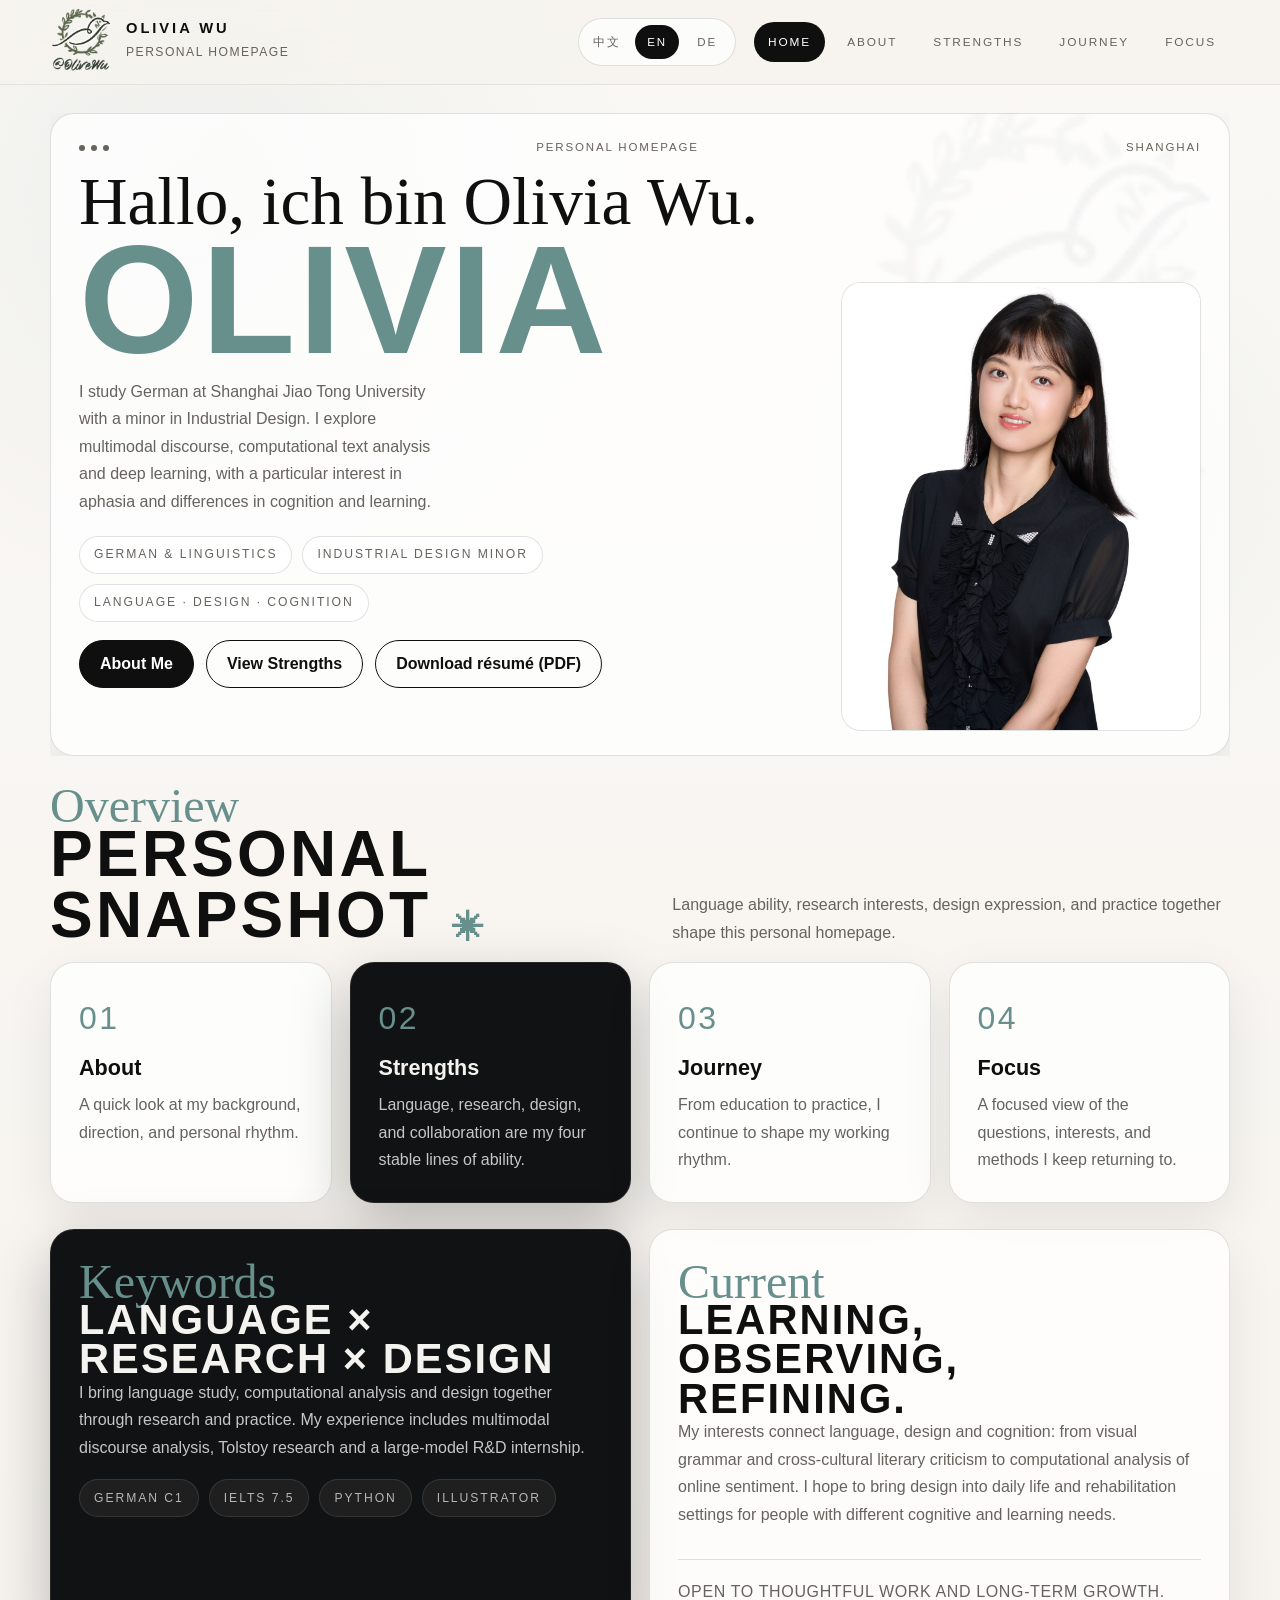
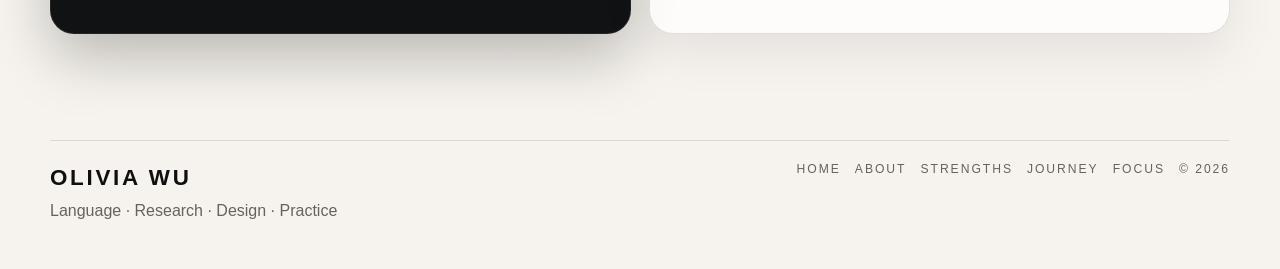
<file: index.html>
<!doctype html>
<html lang="zh-CN">
  <head>
    <meta charset="utf-8">
    <meta name="viewport" content="width=device-width, initial-scale=1">
    <title>Olivia Wu</title>
    <meta name="description" content="Olivia Wu personal homepage.">
    <link rel="icon" href="assets/images/favicon.png" type="image/png">
    <link rel="stylesheet" href="styles.css">
  </head>
  <body data-page="home" data-title-key="site_title">
    <header class="site-header">
      <div class="container header-row">
        <a class="brand" href="index.html">
          <img class="brand-logo" src="assets/images/logo.png" alt="Olivia Wu logo">
          <div class="brand-copy"><strong data-i18n="brand_name">OLIVIA WU</strong><span data-i18n="brand_subtitle">Personal Homepage</span></div>
        </a>
        <div class="header-actions">
          <div class="lang-switch" aria-label="Language">
            <button class="lang-btn" type="button" data-lang="zh">中文</button>
            <button class="lang-btn" type="button" data-lang="en">EN</button>
            <button class="lang-btn" type="button" data-lang="de">DE</button>
          </div>
          <button class="nav-toggle" type="button" aria-expanded="false" aria-label="Menu"><span></span><span></span></button>
          <nav class="site-nav" aria-label="Main navigation">
            <a class="nav-link" data-link="home" data-i18n="nav_home" href="index.html">Home</a>
            <a class="nav-link" data-link="about" data-i18n="nav_about" href="education.html">About</a>
            <a class="nav-link" data-link="strengths" data-i18n="nav_strengths" href="research.html">Strengths</a>
            <a class="nav-link" data-link="journey" data-i18n="nav_journey" href="experience.html">Journey</a>
            <a class="nav-link" data-link="focus" data-i18n="nav_focus" href="identity.html">Focus</a>
          </nav>
        </div>
      </div>
    </header>

    <main class="site-main">
      <div class="container">
        <section class="section reveal watermark-host hero-compact home-hero-section">
          <div class="section-watermark" aria-hidden="true"><img src="assets/images/logo.png" alt=""></div>
          <div class="hero-layout hero-layout-single">
            <article class="hero-card home-hero-card">
              <div class="topline"><div class="dots"><span></span><span></span><span></span></div><span class="micro" data-i18n="hero_top_left">Personal Homepage</span><span class="micro" data-i18n="hero_top_right">Shanghai</span></div>
              <div class="title-stack"><p class="script-line" data-i18n="home_script">Hallo, ich bin Olivia Wu.</p><h1 class="display-word" data-i18n="home_title">Olivia</h1></div>
              <div class="intro-with-portrait">
                <div class="intro-copy">
                  <p class="hero-intro" data-i18n="home_intro"></p>
                  <div class="meta-row"><span class="meta-tag" data-i18n="home_tag_1"></span><span class="meta-tag" data-i18n="home_tag_2"></span><span class="meta-tag" data-i18n="home_tag_3"></span></div>
                  <div class="hero-actions"><a class="button primary" data-i18n="home_btn_about" href="education.html">About Me</a><a class="button secondary" data-i18n="home_btn_strengths" href="research.html">View Strengths</a><a class="button secondary" data-i18n="resume_download" href="assets/documents/Olivia-Wu-Resume.pdf" download="Olivia-Wu-Resume.pdf" type="application/pdf">下载简历（PDF）</a></div>
                </div>
                <div class="portrait-stage">
                  <img src="assets/images/portrait.jpg" width="1200" height="1800" alt="吴沛怡 Olivia Wu 个人照片" data-i18n-alt="portrait_alt" fetchpriority="high" decoding="async">
                </div>
              </div>
            </article>
          </div>
        </section>

        <section class="section reveal">
          <div class="section-header"><div><span class="script-accent" data-i18n="home_section_script">Overview</span><h2 class="section-title"><span data-i18n="home_section_title">Personal Snapshot</span> <span class="star">✳</span></h2></div><p class="section-note" data-i18n="home_overview_note"></p></div>
          <div class="grid-4">
            <a class="card" href="education.html"><div class="number">01</div><h3 data-i18n="home_card_about_title">About</h3><p data-i18n="home_card_about_body"></p></a>
            <a class="card dark" href="research.html"><div class="number">02</div><h3 data-i18n="home_card_strengths_title">Strengths</h3><p data-i18n="home_card_strengths_body"></p></a>
            <a class="card" href="experience.html"><div class="number">03</div><h3 data-i18n="home_card_journey_title">Journey</h3><p data-i18n="home_card_journey_body"></p></a>
            <a class="card" href="identity.html"><div class="number">04</div><h3 data-i18n="home_card_focus_title">Focus</h3><p data-i18n="home_card_focus_body"></p></a>
          </div>
        </section>

        <section class="section reveal">
          <div class="split-layout">
            <article class="feature-box dark"><span class="script-accent" data-i18n="home_keywords_script">Keywords</span><h2 class="card-title" data-i18n="home_keywords_title">Language × Research × Design</h2><p class="body-copy" data-i18n="home_keywords_body"></p><div class="tags" style="margin-top:18px;"><span class="pill" data-i18n="tag_german_c1"></span><span class="pill" data-i18n="tag_ielts"></span><span class="pill" data-i18n="tag_python"></span><span class="pill" data-i18n="tag_illustrator"></span></div></article>
            <article class="closing-card"><span class="script-accent" data-i18n="home_current_script">Current</span><h2 class="card-title" data-i18n="home_current_title">Learning, observing, refining.</h2><p data-i18n="home_current_body"></p><p class="quote-line" data-i18n="home_quote"></p></article>
          </div>
        </section>
      </div>
    </main>

    <footer class="site-footer"><div class="container footer-row"><div class="footer-copy"><strong data-i18n="brand_name">OLIVIA WU</strong><p data-i18n="footer_line"></p></div><div class="footer-links"><a class="footer-link" data-i18n="nav_home" href="index.html"></a><a class="footer-link" data-i18n="nav_about" href="education.html"></a><a class="footer-link" data-i18n="nav_strengths" href="research.html"></a><a class="footer-link" data-i18n="nav_journey" href="experience.html"></a><a class="footer-link" data-i18n="nav_focus" href="identity.html"></a><span class="footer-link">© <span data-year></span></span></div></div></footer>

    <script src="data/content.js"></script>
    <script src="script.js"></script>
  </body>
</html>
</file>
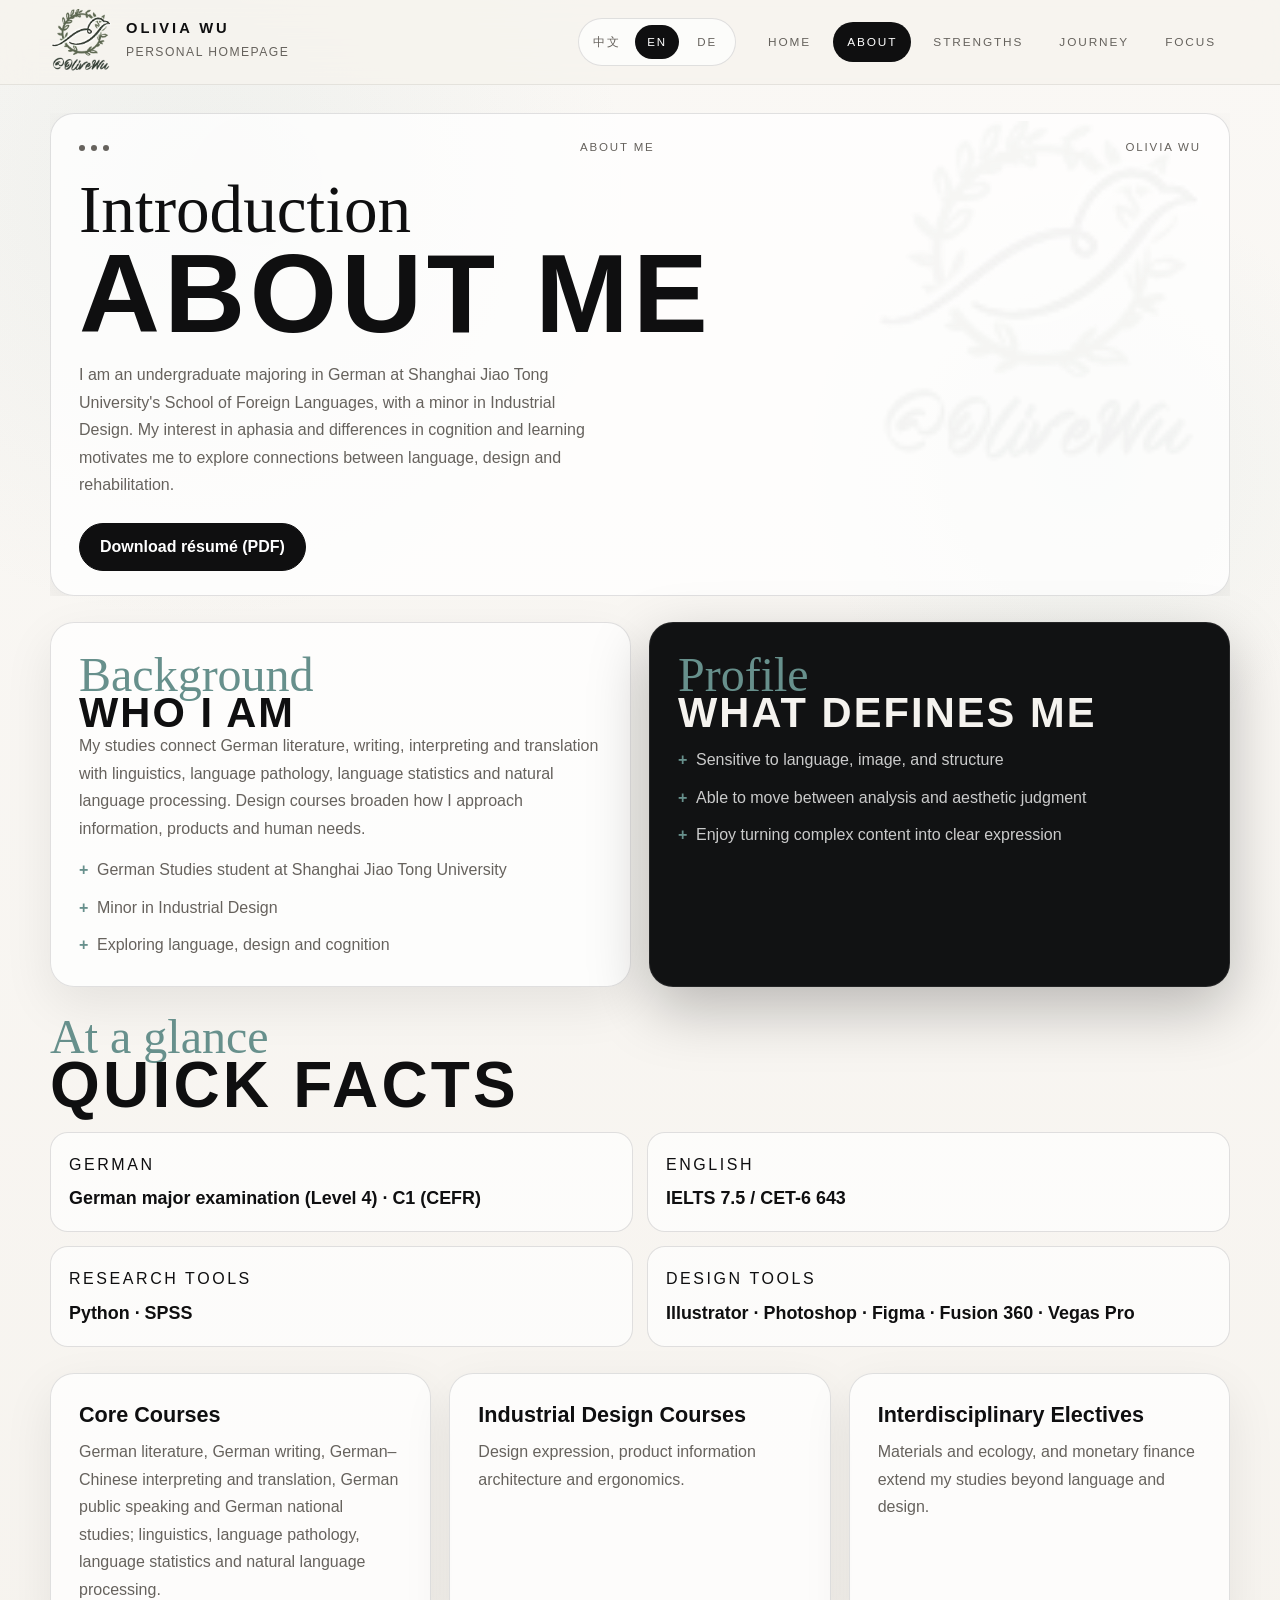
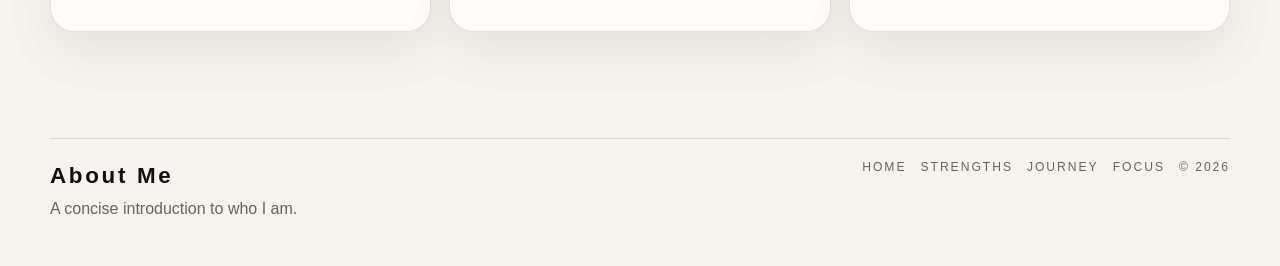
<file: education.html>
<!doctype html>
<html lang="zh-CN">
  <head><meta charset="utf-8"><meta name="viewport" content="width=device-width, initial-scale=1"><title>About | Olivia Wu</title><meta name="description" content="About Olivia Wu."><link rel="icon" href="assets/images/favicon.png" type="image/png"><link rel="stylesheet" href="styles.css"></head>
  <body data-page="about" data-title-key="site_title">
    <header class="site-header"><div class="container header-row"><a class="brand" href="index.html"><img class="brand-logo" src="assets/images/logo.png" alt="Olivia Wu logo"><div class="brand-copy"><strong data-i18n="brand_name"></strong><span data-i18n="brand_subtitle"></span></div></a><div class="header-actions"><div class="lang-switch" aria-label="Language"><button class="lang-btn" type="button" data-lang="zh">中文</button><button class="lang-btn" type="button" data-lang="en">EN</button><button class="lang-btn" type="button" data-lang="de">DE</button></div><button class="nav-toggle" type="button" aria-expanded="false" aria-label="Menu"><span></span><span></span></button><nav class="site-nav" aria-label="Main navigation"><a class="nav-link" data-link="home" data-i18n="nav_home" href="index.html"></a><a class="nav-link" data-link="about" data-i18n="nav_about" href="education.html"></a><a class="nav-link" data-link="strengths" data-i18n="nav_strengths" href="research.html"></a><a class="nav-link" data-link="journey" data-i18n="nav_journey" href="experience.html"></a><a class="nav-link" data-link="focus" data-i18n="nav_focus" href="identity.html"></a></nav></div></div></header>
    <main class="site-main"><div class="container">
      <section class="section reveal watermark-host hero-compact"><div class="section-watermark" aria-hidden="true"><img src="assets/images/logo.png" alt=""></div><article class="hero-card"><div class="topline"><div class="dots"><span></span><span></span><span></span></div><span class="micro" data-i18n="about_top_left"></span><span class="micro" data-i18n="about_top_right"></span></div><p class="script-line" data-i18n="about_script_intro"></p><h1 class="page-word" data-i18n="about_title"></h1><p class="hero-intro" data-i18n="about_intro"></p><div class="hero-actions"><a class="button primary" data-i18n="resume_download" href="assets/documents/Olivia-Wu-Resume.pdf" download="Olivia-Wu-Resume.pdf" type="application/pdf">下载简历（PDF）</a></div></article></section>
      <section class="section reveal"><div class="split-layout"><article class="card"><span class="script-accent" data-i18n="about_script_background"></span><h2 class="card-title" data-i18n="about_title_who"></h2><p class="body-copy" data-i18n="about_background_body"></p><ul class="list"><li data-i18n="about_list_1"></li><li data-i18n="about_list_2"></li><li data-i18n="about_list_3"></li></ul></article><article class="card dark"><span class="script-accent" data-i18n="about_script_profile"></span><h2 class="card-title" data-i18n="about_title_profile"></h2><ul class="list"><li data-i18n="about_profile_1"></li><li data-i18n="about_profile_2"></li><li data-i18n="about_profile_3"></li></ul></article></div></section>
      <section class="section reveal"><div class="section-header"><div><span class="script-accent" data-i18n="about_script_facts"></span><h2 class="section-title" data-i18n="about_title_facts"></h2></div></div><div class="stats"><div class="stat-item"><span class="micro" data-i18n="stat_german"></span><strong data-i18n="about_stat_german_value"></strong></div><div class="stat-item"><span class="micro" data-i18n="stat_english"></span><strong data-i18n="about_stat_english_value"></strong></div><div class="stat-item"><span class="micro" data-i18n="stat_research_tools"></span><strong data-i18n="about_stat_research_value"></strong></div><div class="stat-item"><span class="micro" data-i18n="stat_design_tools"></span><strong data-i18n="about_stat_design_value"></strong></div></div></section>
      <section class="section reveal"><div class="grid-3"><article class="card"><h3 data-i18n="about_card_language"></h3><p data-i18n="about_language_body"></p></article><article class="card"><h3 data-i18n="about_card_design"></h3><p data-i18n="about_design_body"></p></article><article class="card"><h3 data-i18n="about_card_interest"></h3><p data-i18n="about_interest_body"></p></article></div></section>
    </div></main>
    <footer class="site-footer"><div class="container footer-row"><div class="footer-copy"><strong data-i18n="about_title"></strong><p data-i18n="footer_about"></p></div><div class="footer-links"><a class="footer-link" data-i18n="nav_home" href="index.html"></a><a class="footer-link" data-i18n="nav_strengths" href="research.html"></a><a class="footer-link" data-i18n="nav_journey" href="experience.html"></a><a class="footer-link" data-i18n="nav_focus" href="identity.html"></a><span class="footer-link">© <span data-year></span></span></div></div></footer>
    <script src="data/content.js"></script><script src="script.js"></script>
  </body>
</html>
</file>
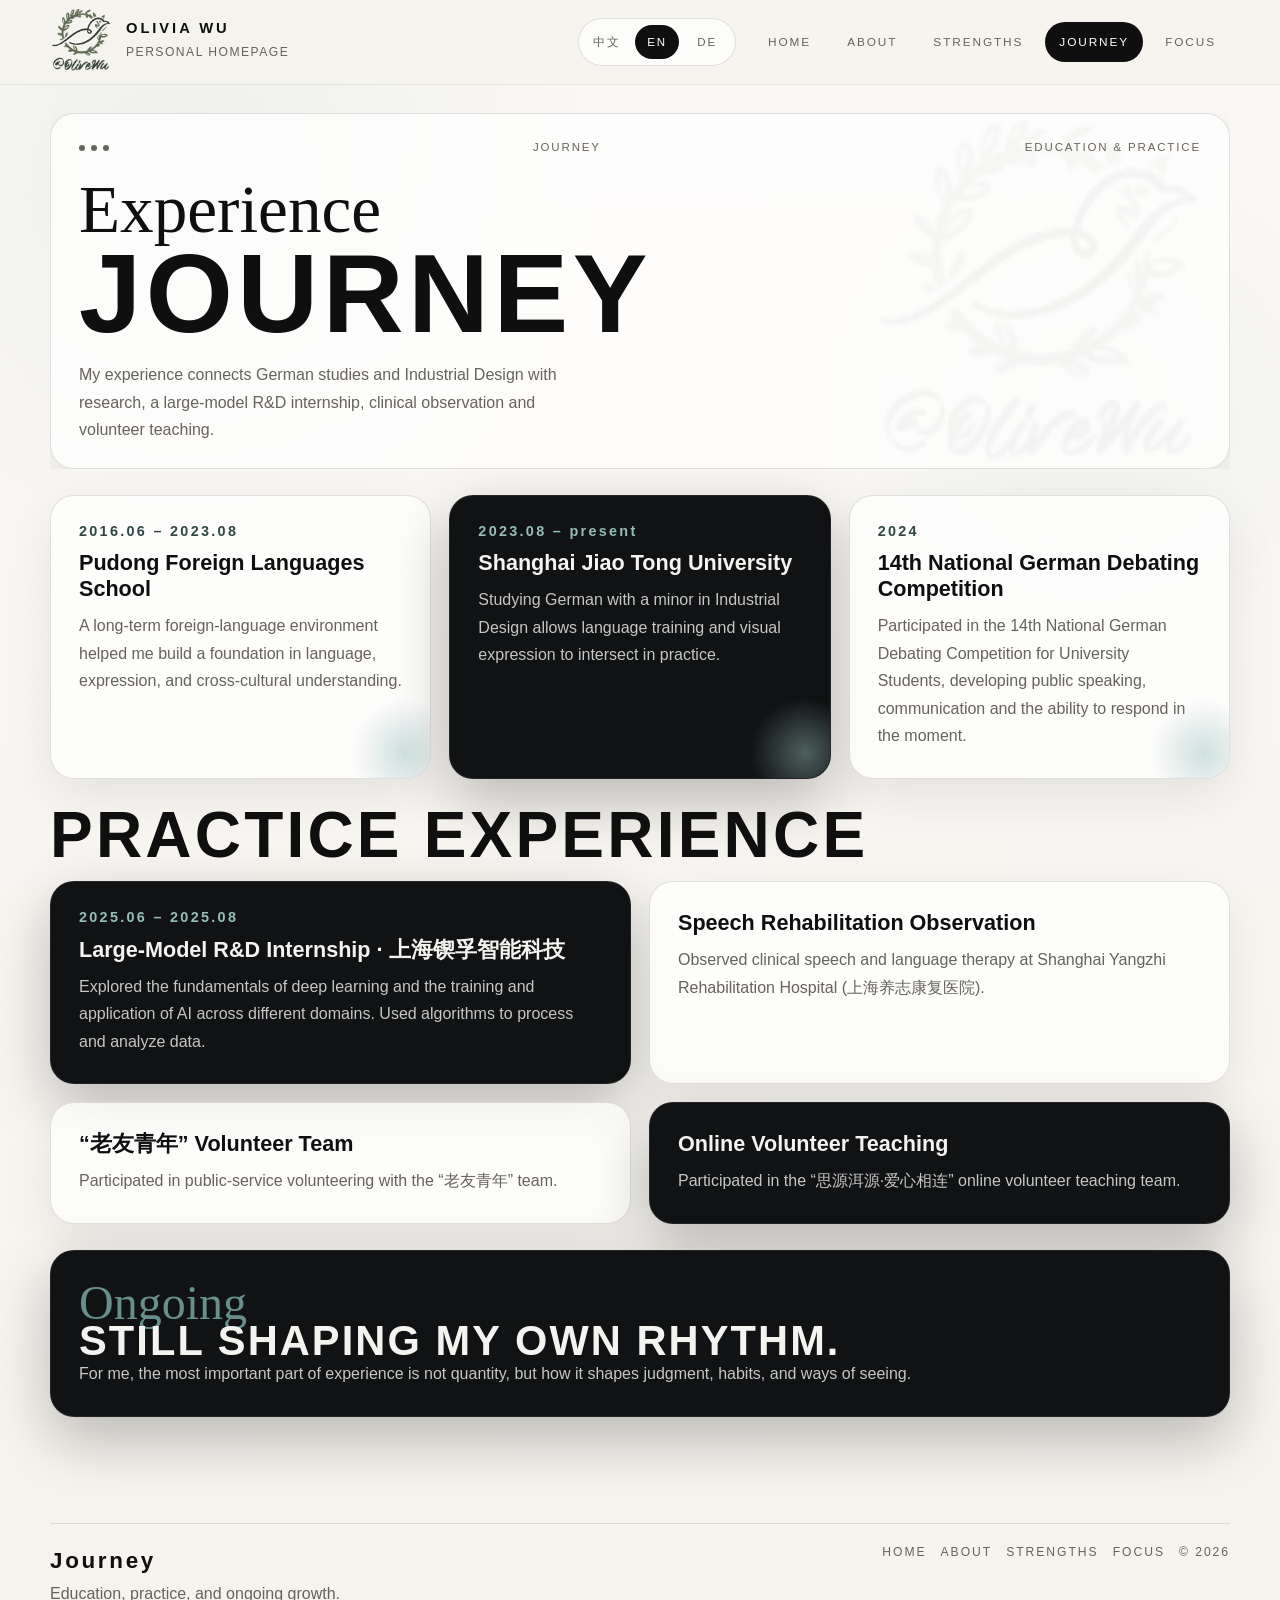
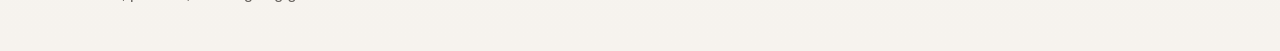
<file: experience.html>
<!doctype html>
<html lang="zh-CN">
  <head><meta charset="utf-8"><meta name="viewport" content="width=device-width, initial-scale=1"><title>Journey | Olivia Wu</title><meta name="description" content="Journey of Olivia Wu."><link rel="icon" href="assets/images/favicon.png" type="image/png"><link rel="stylesheet" href="styles.css"></head>
  <body data-page="journey" data-title-key="site_title">
    <header class="site-header"><div class="container header-row"><a class="brand" href="index.html"><img class="brand-logo" src="assets/images/logo.png" alt="Olivia Wu logo"><div class="brand-copy"><strong data-i18n="brand_name"></strong><span data-i18n="brand_subtitle"></span></div></a><div class="header-actions"><div class="lang-switch" aria-label="Language"><button class="lang-btn" type="button" data-lang="zh">中文</button><button class="lang-btn" type="button" data-lang="en">EN</button><button class="lang-btn" type="button" data-lang="de">DE</button></div><button class="nav-toggle" type="button" aria-expanded="false" aria-label="Menu"><span></span><span></span></button><nav class="site-nav" aria-label="Main navigation"><a class="nav-link" data-link="home" data-i18n="nav_home" href="index.html"></a><a class="nav-link" data-link="about" data-i18n="nav_about" href="education.html"></a><a class="nav-link" data-link="strengths" data-i18n="nav_strengths" href="research.html"></a><a class="nav-link" data-link="journey" data-i18n="nav_journey" href="experience.html"></a><a class="nav-link" data-link="focus" data-i18n="nav_focus" href="identity.html"></a></nav></div></div></header>
    <main class="site-main"><div class="container">
      <section class="section reveal watermark-host hero-compact"><div class="section-watermark" aria-hidden="true"><img src="assets/images/logo.png" alt=""></div><article class="hero-card"><div class="topline"><div class="dots"><span></span><span></span><span></span></div><span class="micro" data-i18n="journey_top_left"></span><span class="micro" data-i18n="journey_top_right"></span></div><p class="script-line" data-i18n="journey_script"></p><h1 class="page-word" data-i18n="journey_title"></h1><p class="hero-intro" data-i18n="journey_intro"></p></article></section>
      <section class="section reveal"><div class="timeline-grid"><article class="timeline-card"><div class="year" data-i18n="journey_year_school"></div><h3 data-i18n="journey_school_title"></h3><p data-i18n="journey_school_body"></p></article><article class="timeline-card dark"><div class="year" data-i18n="journey_year_university"></div><h3 data-i18n="journey_university_title"></h3><p data-i18n="journey_university_body"></p></article><article class="timeline-card"><div class="year" data-i18n="journey_year_focus"></div><h3 data-i18n="journey_focus_title"></h3><p data-i18n="journey_focus_body"></p></article></div></section>
      <section class="section reveal"><div class="section-header"><h2 class="section-title" data-i18n="journey_practice_title"></h2></div><div class="grid-2"><article class="card dark"><div class="year" data-i18n="journey_internship_year"></div><h3 data-i18n="journey_internship_title"></h3><p data-i18n="journey_internship_body"></p></article><article class="card"><h3 data-i18n="journey_hospital_title"></h3><p data-i18n="journey_hospital_body"></p></article><article class="card"><h3 data-i18n="journey_volunteer_title"></h3><p data-i18n="journey_volunteer_body"></p></article><article class="card dark"><h3 data-i18n="journey_tutoring_title"></h3><p data-i18n="journey_tutoring_body"></p></article></div></section>
      <section class="section reveal"><article class="closing-card dark"><span class="script-accent" data-i18n="journey_closing_script"></span><h2 class="card-title" data-i18n="journey_closing_title"></h2><p data-i18n="journey_closing_body"></p></article></section>
    </div></main>
    <footer class="site-footer"><div class="container footer-row"><div class="footer-copy"><strong data-i18n="journey_title"></strong><p data-i18n="footer_journey"></p></div><div class="footer-links"><a class="footer-link" data-i18n="nav_home" href="index.html"></a><a class="footer-link" data-i18n="nav_about" href="education.html"></a><a class="footer-link" data-i18n="nav_strengths" href="research.html"></a><a class="footer-link" data-i18n="nav_focus" href="identity.html"></a><span class="footer-link">© <span data-year></span></span></div></div></footer>
    <script src="data/content.js"></script><script src="script.js"></script>
  </body>
</html>
</file>
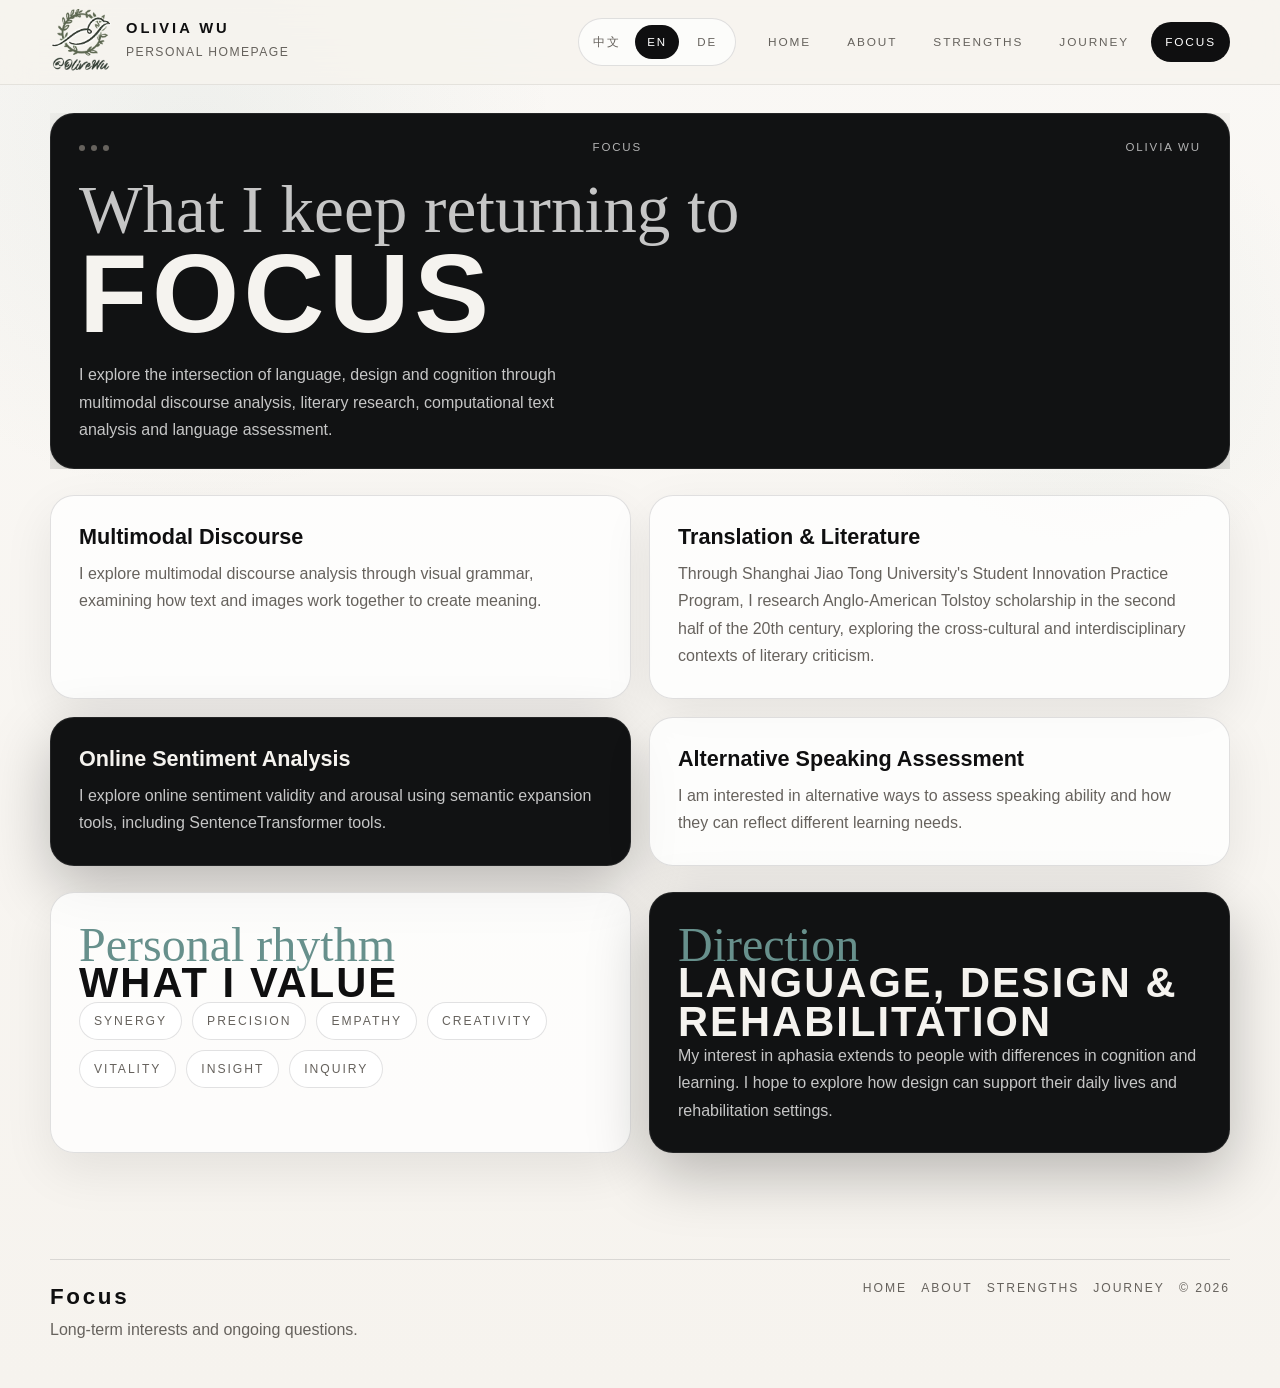
<file: identity.html>
<!doctype html>
<html lang="zh-CN">
  <head><meta charset="utf-8"><meta name="viewport" content="width=device-width, initial-scale=1"><title>Focus | Olivia Wu</title><meta name="description" content="Focus of Olivia Wu."><link rel="icon" href="assets/images/favicon.png" type="image/png"><link rel="stylesheet" href="styles.css"></head>
  <body data-page="focus" data-title-key="site_title">
    <header class="site-header"><div class="container header-row"><a class="brand" href="index.html"><img class="brand-logo" src="assets/images/logo.png" alt="Olivia Wu logo"><div class="brand-copy"><strong data-i18n="brand_name"></strong><span data-i18n="brand_subtitle"></span></div></a><div class="header-actions"><div class="lang-switch" aria-label="Language"><button class="lang-btn" type="button" data-lang="zh">中文</button><button class="lang-btn" type="button" data-lang="en">EN</button><button class="lang-btn" type="button" data-lang="de">DE</button></div><button class="nav-toggle" type="button" aria-expanded="false" aria-label="Menu"><span></span><span></span></button><nav class="site-nav" aria-label="Main navigation"><a class="nav-link" data-link="home" data-i18n="nav_home" href="index.html"></a><a class="nav-link" data-link="about" data-i18n="nav_about" href="education.html"></a><a class="nav-link" data-link="strengths" data-i18n="nav_strengths" href="research.html"></a><a class="nav-link" data-link="journey" data-i18n="nav_journey" href="experience.html"></a><a class="nav-link" data-link="focus" data-i18n="nav_focus" href="identity.html"></a></nav></div></div></header>
    <main class="site-main"><div class="container">
      <section class="section reveal watermark-host hero-compact"><div class="section-watermark" aria-hidden="true"><img src="assets/images/logo.png" alt=""></div><div class="hero-layout hero-layout-single"><article class="hero-card dark"><div class="topline"><div class="dots"><span></span><span></span><span></span></div><span class="micro" data-i18n="focus_top_left"></span><span class="micro" data-i18n="focus_top_right"></span></div><p class="script-line" data-i18n="focus_script"></p><h1 class="page-word" data-i18n="focus_title"></h1><p class="hero-intro" data-i18n="focus_intro"></p></article></div></section>
      <section class="section reveal"><div class="grid-2"><article class="card"><h3 data-i18n="focus_multimodal_title"></h3><p data-i18n="focus_multimodal_body"></p></article><article class="card"><h3 data-i18n="focus_translation_title"></h3><p data-i18n="focus_translation_body"></p></article><article class="card dark"><h3 data-i18n="focus_corpus_title"></h3><p data-i18n="focus_corpus_body"></p></article><article class="card"><h3 data-i18n="focus_assessment_title"></h3><p data-i18n="focus_assessment_body"></p></article></div></section>
      <section class="section reveal"><div class="grid-2"><article class="feature-box"><span class="script-accent" data-i18n="focus_values_script"></span><h2 class="card-title" data-i18n="focus_values_title"></h2><div class="tags"><span class="pill" data-i18n="value_synergy"></span><span class="pill" data-i18n="value_precision"></span><span class="pill" data-i18n="value_empathy"></span><span class="pill" data-i18n="value_creativity"></span><span class="pill" data-i18n="value_vitality"></span><span class="pill" data-i18n="value_insight"></span><span class="pill" data-i18n="value_inquiry"></span></div></article><article class="closing-card dark"><span class="script-accent" data-i18n="focus_direction_script"></span><h2 class="card-title" data-i18n="focus_direction_title"></h2><p data-i18n="focus_direction_body"></p></article></div></section>
    </div></main>
    <footer class="site-footer"><div class="container footer-row"><div class="footer-copy"><strong data-i18n="focus_title"></strong><p data-i18n="footer_focus"></p></div><div class="footer-links"><a class="footer-link" data-i18n="nav_home" href="index.html"></a><a class="footer-link" data-i18n="nav_about" href="education.html"></a><a class="footer-link" data-i18n="nav_strengths" href="research.html"></a><a class="footer-link" data-i18n="nav_journey" href="experience.html"></a><span class="footer-link">© <span data-year></span></span></div></div></footer>
    <script src="data/content.js"></script><script src="script.js"></script>
  </body>
</html>
</file>
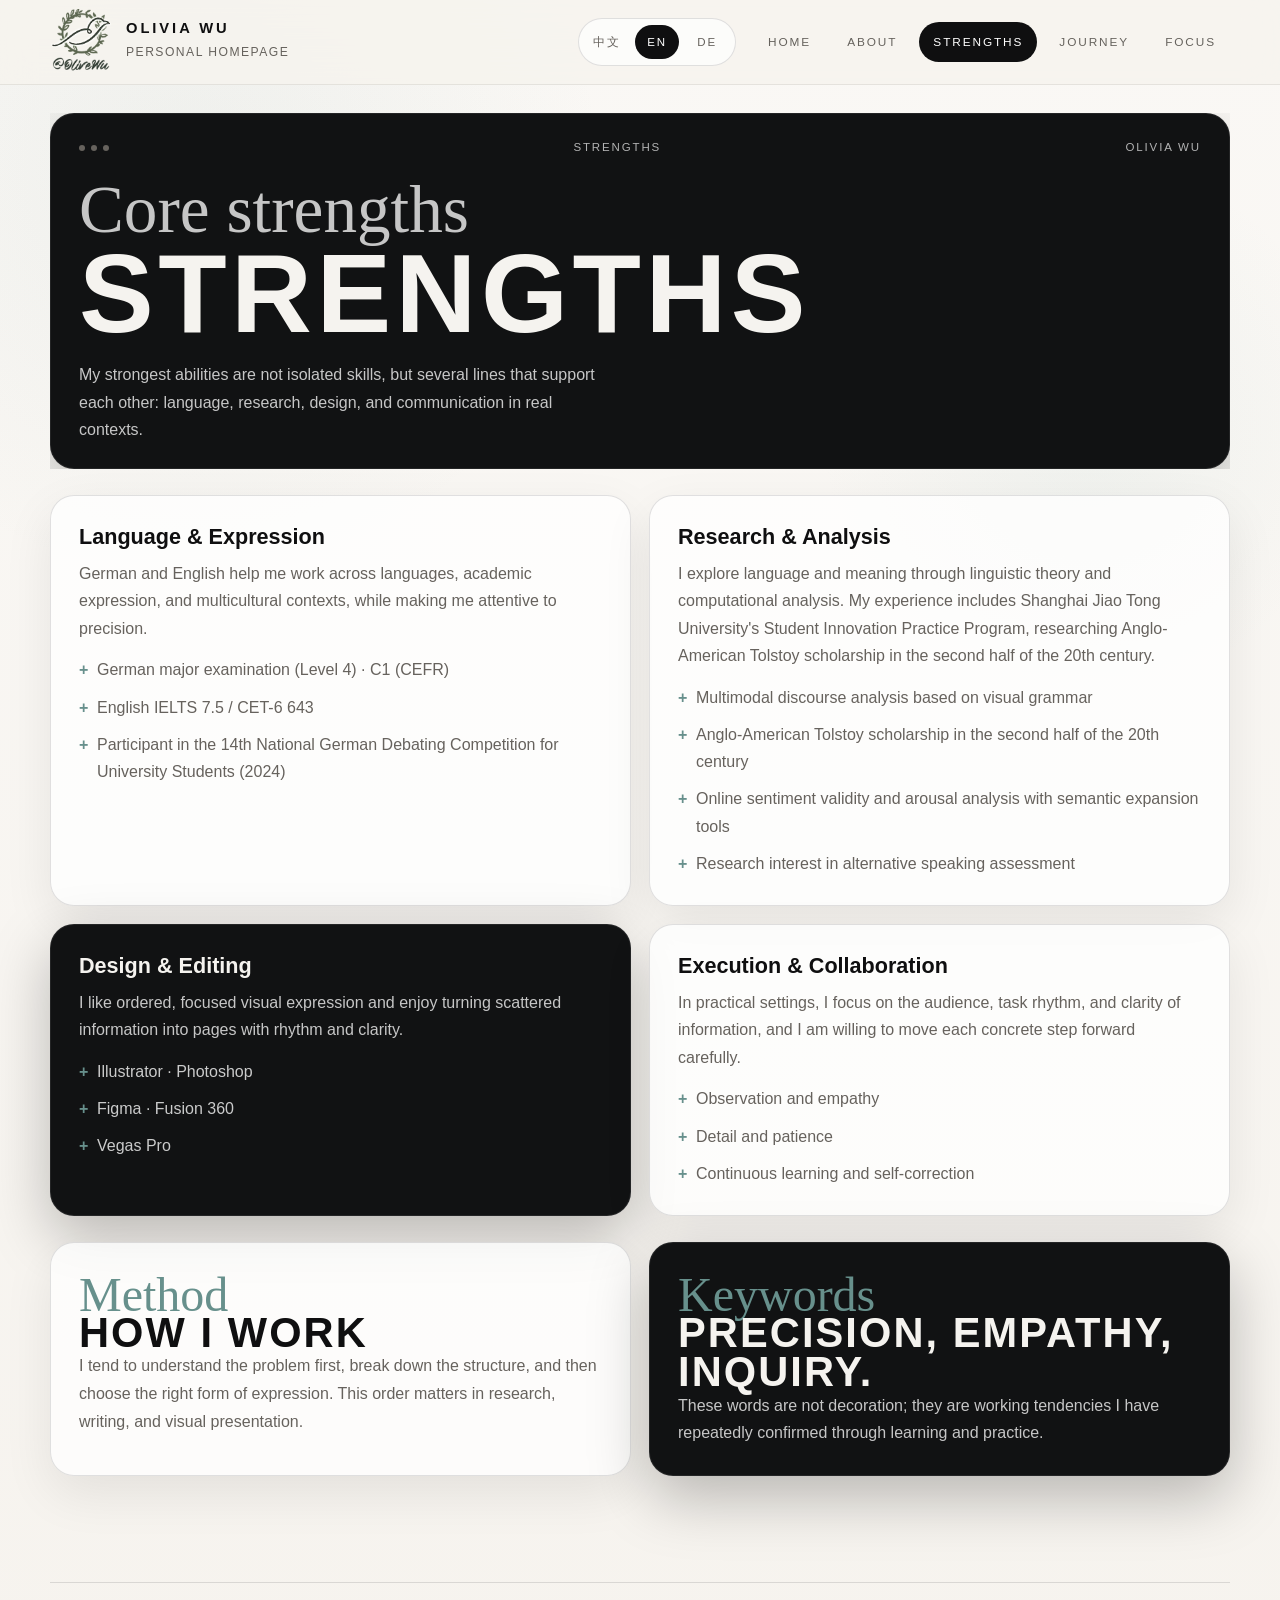
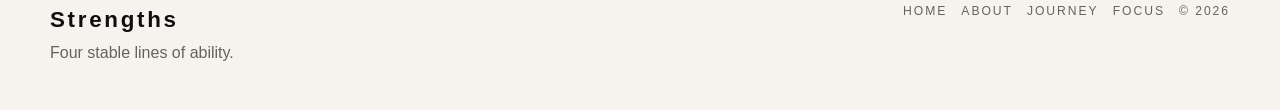
<file: research.html>
<!doctype html>
<html lang="zh-CN">
  <head><meta charset="utf-8"><meta name="viewport" content="width=device-width, initial-scale=1"><title>Strengths | Olivia Wu</title><meta name="description" content="Strengths of Olivia Wu."><link rel="icon" href="assets/images/favicon.png" type="image/png"><link rel="stylesheet" href="styles.css"></head>
  <body data-page="strengths" data-title-key="site_title">
    <header class="site-header"><div class="container header-row"><a class="brand" href="index.html"><img class="brand-logo" src="assets/images/logo.png" alt="Olivia Wu logo"><div class="brand-copy"><strong data-i18n="brand_name"></strong><span data-i18n="brand_subtitle"></span></div></a><div class="header-actions"><div class="lang-switch" aria-label="Language"><button class="lang-btn" type="button" data-lang="zh">中文</button><button class="lang-btn" type="button" data-lang="en">EN</button><button class="lang-btn" type="button" data-lang="de">DE</button></div><button class="nav-toggle" type="button" aria-expanded="false" aria-label="Menu"><span></span><span></span></button><nav class="site-nav" aria-label="Main navigation"><a class="nav-link" data-link="home" data-i18n="nav_home" href="index.html"></a><a class="nav-link" data-link="about" data-i18n="nav_about" href="education.html"></a><a class="nav-link" data-link="strengths" data-i18n="nav_strengths" href="research.html"></a><a class="nav-link" data-link="journey" data-i18n="nav_journey" href="experience.html"></a><a class="nav-link" data-link="focus" data-i18n="nav_focus" href="identity.html"></a></nav></div></div></header>
    <main class="site-main"><div class="container">
      <section class="section reveal watermark-host hero-compact"><div class="section-watermark light-ink" aria-hidden="true"><img src="assets/images/logo.png" alt=""></div><article class="hero-card dark"><div class="topline"><div class="dots"><span></span><span></span><span></span></div><span class="micro" data-i18n="strengths_top_left"></span><span class="micro" data-i18n="strengths_top_right"></span></div><p class="script-line" data-i18n="strength_script"></p><h1 class="page-word" data-i18n="strength_title"></h1><p class="hero-intro" data-i18n="strengths_intro"></p></article></section>
      <section class="section reveal"><div class="grid-2"><article class="card"><h3 data-i18n="strength_language_title"></h3><p data-i18n="strength_language_body"></p><ul class="list"><li data-i18n="strength_language_1"></li><li data-i18n="strength_language_2"></li><li data-i18n="strength_language_3"></li></ul></article><article class="card"><h3 data-i18n="strength_research_title"></h3><p data-i18n="strength_research_body"></p><ul class="list"><li data-i18n="strength_research_1"></li><li data-i18n="strength_research_2"></li><li data-i18n="strength_research_3"></li><li data-i18n="strength_research_4"></li></ul></article><article class="card dark"><h3 data-i18n="strength_design_title"></h3><p data-i18n="strength_design_body"></p><ul class="list"><li data-i18n="strength_design_1"></li><li data-i18n="strength_design_2"></li><li data-i18n="strength_design_3"></li></ul></article><article class="card"><h3 data-i18n="strength_collab_title"></h3><p data-i18n="strength_collab_body"></p><ul class="list"><li data-i18n="strength_collab_1"></li><li data-i18n="strength_collab_2"></li><li data-i18n="strength_collab_3"></li></ul></article></div></section>
      <section class="section reveal"><div class="split-layout"><article class="feature-box"><span class="script-accent" data-i18n="strength_method_script"></span><h2 class="card-title" data-i18n="strength_method_title"></h2><p data-i18n="strength_method_body"></p></article><article class="feature-box dark"><span class="script-accent" data-i18n="strength_keywords_script"></span><h2 class="card-title" data-i18n="strength_keywords_title"></h2><p data-i18n="strength_keywords_body"></p></article></div></section>
    </div></main>
    <footer class="site-footer"><div class="container footer-row"><div class="footer-copy"><strong data-i18n="strength_title"></strong><p data-i18n="footer_strengths"></p></div><div class="footer-links"><a class="footer-link" data-i18n="nav_home" href="index.html"></a><a class="footer-link" data-i18n="nav_about" href="education.html"></a><a class="footer-link" data-i18n="nav_journey" href="experience.html"></a><a class="footer-link" data-i18n="nav_focus" href="identity.html"></a><span class="footer-link">© <span data-year></span></span></div></div></footer>
    <script src="data/content.js"></script><script src="script.js"></script>
  </body>
</html>
</file>
<file: styles.css>
﻿:root {
  --paper: #f6f3ee;
  --paper-2: #efebe4;
  --ink: #0f0f10;
  --muted: #66625d;
  --line: rgba(15, 15, 16, 0.12);
  --accent: #67908c;
  --accent-deep: #304745;
  --accent-soft: #95beba;
  --white: #ffffff;
  --shadow: 0 18px 50px rgba(15, 15, 16, 0.08);
  --container: min(1180px, calc(100vw - 40px));
  --radius: 24px;
  --display: Impact, Haettenschweiler, 'Arial Narrow Bold', 'Arial Black', sans-serif;
  --body: 'Segoe UI', 'PingFang SC', 'Microsoft YaHei', sans-serif;
  --script: 'Brush Script MT', 'Segoe Script', cursive;
}

* { box-sizing: border-box; }
html { scroll-behavior: smooth; }
body {
  margin: 0;
  color: var(--ink);
  background:
    radial-gradient(circle at 15% 10%, rgba(103, 144, 140, 0.08), transparent 22%),
    radial-gradient(circle at 85% 25%, rgba(149, 190, 186, 0.10), transparent 16%),
    linear-gradient(180deg, #faf8f5 0%, var(--paper) 100%);
  font-family: var(--body);
  line-height: 1.7;
}
body[data-lang='zh'] .display-word,
body[data-lang='zh'] .page-word {
  font-family: "Songti SC", "STSong", "Noto Serif SC", serif;
  font-weight: 700;
  color: var(--ink);
  letter-spacing: 0.08em;
  line-height: 1.04;
}
body[data-lang='zh'] .display-word {
  font-size: clamp(4.2rem, 12vw, 7rem);
}
body[data-lang='zh'] .page-word {
  font-size: clamp(3.1rem, 9vw, 5.1rem);
}
body[data-lang='zh'] .dark .display-word,
body[data-lang='zh'] .dark .page-word {
  color: #f5f3ef;
}
body::before {
  content: '';
  position: fixed;
  inset: 0;
  pointer-events: none;
  opacity: 0.18;
  background-image:
    linear-gradient(rgba(255,255,255,0.18), rgba(255,255,255,0.18)),
    radial-gradient(circle at 20% 20%, rgba(0,0,0,0.03) 0, transparent 28%),
    radial-gradient(circle at 80% 30%, rgba(0,0,0,0.025) 0, transparent 26%),
    radial-gradient(circle at 40% 70%, rgba(0,0,0,0.02) 0, transparent 22%);
  mix-blend-mode: multiply;
}
img { display: block; max-width: 100%; }
a { color: inherit; text-decoration: none; }
p, ul { margin: 0; }
ul { padding: 0; list-style: none; }
.container { width: var(--container); margin: 0 auto; }

.eyebrow,
.topline,
.micro,
.nav-link,
.pill,
.meta-tag,
.footer-link,
.lang-btn {
  text-transform: uppercase;
  letter-spacing: 0.16em;
}

.site-header {
  position: sticky;
  top: 0;
  z-index: 50;
  backdrop-filter: blur(16px);
  background: rgba(246, 243, 238, 0.84);
  border-bottom: 1px solid rgba(15, 15, 16, 0.08);
}
.header-row {
  display: flex;
  align-items: center;
  justify-content: space-between;
  gap: 20px;
  min-height: 84px;
}
.brand {
  display: flex;
  align-items: center;
  gap: 14px;
  min-width: 0;
}
.brand-logo {
  width: 62px;
  height: 66px;
  min-width: 62px;
  object-fit: contain;
}
.brand-copy strong {
  display: block;
  font: 700 0.92rem/1 var(--display);
  letter-spacing: 0.2em;
}
.brand-copy span {
  display: block;
  margin-top: 6px;
  color: var(--muted);
  font-size: 0.76rem;
  letter-spacing: 0.12em;
  text-transform: uppercase;
}
.header-actions {
  display: flex;
  align-items: center;
  gap: 18px;
}
.lang-switch {
  display: flex;
  align-items: center;
  gap: 6px;
  padding: 6px;
  border: 1px solid var(--line);
  border-radius: 999px;
  background: rgba(255,255,255,0.72);
}
.lang-btn {
  min-width: 44px;
  height: 34px;
  border: 0;
  background: transparent;
  border-radius: 999px;
  color: var(--muted);
  font-size: 0.72rem;
  cursor: pointer;
}
.lang-btn.active {
  background: var(--ink);
  color: var(--white);
}
.nav-toggle {
  display: none;
  width: 46px;
  height: 46px;
  padding: 0;
  border: 1px solid var(--line);
  background: rgba(255,255,255,0.7);
  border-radius: 14px;
}
.nav-toggle span {
  display: block;
  width: 18px;
  height: 2px;
  margin: 4px auto;
  background: var(--ink);
}
.site-nav {
  display: flex;
  align-items: center;
  gap: 8px;
}
.nav-link {
  font-size: 0.74rem;
  color: var(--muted);
  padding: 10px 14px;
  border-radius: 999px;
  transition: 0.2s ease;
}
.nav-link:hover,
.nav-link.active,
.nav-link[aria-current='page'] {
  background: var(--ink);
  color: var(--white);
}

.site-main { padding: 28px 0 80px; }
.section { margin-bottom: 26px; }
.card,
.hero-card,
.timeline-card,
.closing-card,
.feature-box {
  border: 1px solid var(--line);
  border-radius: var(--radius);
  background: rgba(255,255,255,0.74);
  box-shadow: var(--shadow);
  padding: 28px;
}
.dark {
  background: #111213;
  color: #f5f3ef;
  border-color: rgba(255,255,255,0.08);
  box-shadow: 0 22px 60px rgba(0,0,0,0.25);
}
.dark li,
.dark .section-note,
.dark .body-copy { color: rgba(255,255,255,0.76); }
.dark .meta-tag,
.dark .eyebrow,
.dark .pill,
.dark .micro { color: rgba(255,255,255,0.68); }

.topline {
  display: flex;
  align-items: center;
  justify-content: space-between;
  gap: 14px;
  margin-bottom: 18px;
  font-size: 0.72rem;
  color: var(--muted);
}
.dots { display: inline-flex; gap: 6px; }
.dots span { width: 6px; height: 6px; border-radius: 50%; background: currentColor; }
.eyebrow {
  color: var(--accent-deep);
  font-size: 0.78rem;
  font-weight: 700;
  margin-bottom: 14px;
}
.hero-layout,
.split-layout,
.grid-4,
.grid-3,
.grid-2,
.timeline-grid,
.focus-grid,
.footer-row { display: grid; gap: 18px; }
.hero-layout { grid-template-columns: 1.25fr 0.75fr; align-items: stretch; }
.hero-layout-single { grid-template-columns: 1fr; }
.hero-layout-portrait { grid-template-columns: 1.05fr 0.72fr; align-items: center; }
.split-layout,
.grid-2,
.footer-row { grid-template-columns: repeat(2, minmax(0, 1fr)); }
.grid-4 { grid-template-columns: repeat(4, minmax(0, 1fr)); }
.grid-3,
.timeline-grid,
.focus-grid { grid-template-columns: repeat(3, minmax(0, 1fr)); }

.display-word {
  margin: 0;
  font-family: var(--display);
  font-size: clamp(5rem, 16vw, 9.6rem);
  line-height: 0.88;
  letter-spacing: 0.02em;
  color: var(--accent);
  text-transform: uppercase;
}
.page-word {
  margin: 0;
  font-family: var(--display);
  font-size: clamp(4rem, 13vw, 7rem);
  line-height: 0.88;
  letter-spacing: 0.04em;
  text-transform: uppercase;
}
.script-line {
  margin: 0 0 -4px;
  font-family: var(--script);
  font-size: clamp(2.3rem, 6vw, 4.2rem);
  line-height: 1;
  font-weight: 500;
}
.title-stack { position: relative; margin-bottom: 24px; }
.script-line + .page-word {
  margin-top: 6px;
}
.page-word + .hero-intro,
.title-stack + .hero-intro,
.title-stack + .intro-with-portrait {
  margin-top: 18px;
}
.watermark-host {
  position: relative;
  overflow: hidden;
}
.section-watermark {
  position: absolute;
  top: 8px;
  right: 22px;
  width: min(34vw, 340px);
  opacity: 0.18;
  pointer-events: none;
  z-index: 0;
}
.section-watermark img {
  width: 100%;
}
.section-watermark.light-ink {
  opacity: 0.24;
}
.watermark-host .hero-layout,
.watermark-host .section-header,
.watermark-host .grid-4,
.watermark-host .split-layout,
.watermark-host .focus-grid,
.watermark-host .grid-2,
.watermark-host .hero-card,
.watermark-host .feature-box,
.watermark-host .closing-card,
.watermark-host .card {
  position: relative;
  z-index: 1;
}
.hero-intro,
.body-copy,
.section-note,
.card p,
.timeline-card p,
.closing-card p,
.feature-box p {
  color: var(--muted);
  font-size: 1rem;
  line-height: 1.72;
}
.dark p { color: rgba(255,255,255,0.76); }
.hero-card p + p,
.card p + p,
.timeline-card p + p,
.closing-card p + p,
.feature-box p + p,
.footer-copy p + p {
  margin-top: 1.9em;
}
.hero-intro { max-width: 58ch; }
.intro-with-portrait {
  display: grid;
  grid-template-columns: minmax(0, 1fr) 360px;
  gap: 16px;
  align-items: start;
  position: relative;
}
.intro-copy {
  display: grid;
  gap: 14px;
  position: relative;
  z-index: 2;
}
.hero-actions {
  display: flex;
  flex-wrap: wrap;
  gap: 12px;
  margin-top: 24px;
}
.button {
  display: inline-flex;
  align-items: center;
  justify-content: center;
  min-height: 48px;
  padding: 0 20px;
  border-radius: 999px;
  border: 1px solid var(--ink);
  font-weight: 700;
  transition: 0.2s ease;
}
.button.primary { background: var(--ink); color: var(--white); }
.button.secondary { background: transparent; }
.button:hover { transform: translateY(-1px); }
.meta-row,
.pill-row,
.tags { display: flex; flex-wrap: wrap; gap: 10px; }
.meta-row { margin-top: 20px; }
.pill,
.meta-tag {
  display: inline-flex;
  align-items: center;
  min-height: 38px;
  padding: 0 14px;
  border-radius: 999px;
  border: 1px solid var(--line);
  background: rgba(255,255,255,0.82);
  font-size: 0.76rem;
  color: var(--muted);
}
.dark .pill,
.dark .meta-tag {
  background: rgba(255,255,255,0.06);
  border-color: rgba(255,255,255,0.1);
}
.hero-aside {
  display: flex;
  flex-direction: column;
  justify-content: center;
  min-height: 100%;
  overflow: hidden;
  position: relative;
}
.hero-aside::after {
  content: '';
  position: absolute;
  inset: auto -50px -60px auto;
  width: 210px;
  height: 210px;
  border-radius: 50%;
  background: radial-gradient(circle, rgba(149,190,186,0.8), rgba(149,190,186,0));
  opacity: 0.55;
}
.logo-block {
  position: relative;
  padding: 12px 0;
}
.logo-block img {
  width: 100%;
  max-width: 360px;
  margin-left: auto;
  position: relative;
  z-index: 1;
}
.portrait-stage {
  position: relative;
  display: flex;
  align-items: start;
  justify-content: center;
  padding: 0;
  z-index: 4;
  margin-top: -96px;
  margin-left: 0;
  margin-right: 0;
  border-radius: 20px;
  overflow: hidden;
  background: var(--white);
  border: 1px solid var(--line);
}
.portrait-stage img {
  position: relative;
  z-index: 1;
  width: 100%;
  height: auto;
  aspect-ratio: 4 / 5;
  object-fit: cover;
  object-position: center bottom;
}
.hero-compact .hero-card {
  padding-top: 24px;
  padding-bottom: 24px;
}
.home-hero-card .topline {
  margin-bottom: 10px;
}
.home-hero-card .title-stack {
  margin-bottom: 10px;
  z-index: 3;
}
.home-hero-card .script-line {
  margin-bottom: -2px;
}
.home-hero-card .title-stack + .intro-with-portrait {
  margin-top: 10px;
}
.home-hero-card .hero-intro {
  max-width: 42ch;
}
.home-hero-card .meta-row {
  margin-top: 6px;
}
.home-hero-card .hero-actions {
  margin-top: 4px;
}
.home-hero-card {
  padding-top: 16px;
  padding-bottom: 14px;
}
.home-hero-section .section-watermark {
  top: -4px;
  right: 8px;
  width: min(36vw, 390px);
  opacity: 0.18;
}
.accent-bar {
  height: 12px;
  width: 120px;
  margin-top: 24px;
  border-radius: 999px;
  background: linear-gradient(90deg, var(--accent-deep), var(--accent-soft));
}
.section-header {
  display: flex;
  align-items: end;
  justify-content: space-between;
  gap: 20px;
  margin-bottom: 16px;
}
.section-title,
.card-title,
.timeline-title {
  margin: 0;
  font-family: var(--display);
  line-height: 0.95;
  letter-spacing: 0.05em;
  text-transform: uppercase;
}
.section-title { font-size: clamp(2.2rem, 6vw, 4rem); }
.card-title { font-size: clamp(1.7rem, 4vw, 2.6rem); }
.timeline-title { font-size: clamp(1.5rem, 3.3vw, 2.1rem); }
.script-accent {
  display: block;
  margin-bottom: -6px;
  color: var(--accent);
  font-family: var(--script);
  font-size: clamp(1.8rem, 4.4vw, 3rem);
  line-height: 1;
}
.star {
  display: inline-block;
  color: var(--accent);
  font-size: 2rem;
  line-height: 1;
  transform: translateY(2px);
}
.card h3,
.feature-box h3,
.timeline-card h3,
.closing-card h3 {
  margin: 0 0 10px;
  font-size: 1.35rem;
  line-height: 1.2;
}
.number {
  font-family: var(--display);
  font-size: 2rem;
  color: var(--accent);
  margin-bottom: 10px;
  letter-spacing: 0.08em;
}
.list {
  display: grid;
  gap: 10px;
  margin-top: 14px;
}
.list li {
  padding-left: 18px;
  position: relative;
  color: var(--muted);
}
.list li::before {
  content: '+';
  position: absolute;
  left: 0;
  top: 0;
  color: var(--accent);
  font-weight: 700;
}
.dark .list li { color: rgba(255,255,255,0.78); }
.stats {
  display: grid;
  grid-template-columns: repeat(2, minmax(0, 1fr));
  gap: 14px;
}
.stat-item {
  padding: 18px;
  border-radius: 18px;
  border: 1px solid var(--line);
  background: rgba(255,255,255,0.65);
}
.stat-item strong { display: block; margin-top: 5px; font-size: 1.12rem; overflow-wrap: anywhere; }
.card h3, .list li { overflow-wrap: anywhere; }
.timeline-card {
  min-height: 100%;
  position: relative;
  overflow: hidden;
}
.timeline-card::after {
  content: '';
  position: absolute;
  inset: auto -30px -30px auto;
  width: 110px;
  height: 110px;
  border-radius: 50%;
  background: radial-gradient(circle, rgba(149,190,186,0.45), transparent 70%);
}
.year {
  margin-bottom: 12px;
  font: 700 0.9rem/1 var(--display);
  letter-spacing: 0.16em;
  color: var(--accent-deep);
}
.dark .year { color: var(--accent-soft); }
.quote-line {
  padding: 18px 0 0;
  border-top: 1px solid var(--line);
  font-family: var(--display);
  font-size: clamp(1.8rem, 4vw, 2.8rem);
  letter-spacing: 0.04em;
  line-height: 0.96;
  text-transform: uppercase;
}
.closing-card {
  display: flex;
  flex-direction: column;
  justify-content: space-between;
  min-height: 100%;
}
.site-footer { padding: 0 0 44px; }
.footer-row {
  align-items: start;
  padding-top: 18px;
  border-top: 1px solid var(--line);
}
.footer-copy strong {
  display: block;
  font-family: var(--display);
  font-size: 1.4rem;
  letter-spacing: 0.12em;
}
.footer-copy p { color: var(--muted); }
.footer-links {
  display: flex;
  flex-wrap: wrap;
  gap: 10px 14px;
  justify-content: flex-end;
}
.footer-link { color: var(--muted); font-size: 0.76rem; }

.reveal { opacity: 0; transform: translateY(20px); transition: 0.55s ease; }
.reveal.is-visible { opacity: 1; transform: translateY(0); }

@media (max-width: 1120px) {
  .header-row { align-items: flex-start; padding: 14px 0; }
  .header-actions { flex-direction: column; align-items: flex-end; }
}

@media (max-width: 1024px) {
  .hero-layout,
  .hero-layout-portrait,
  .grid-4,
  .grid-3,
  .timeline-grid,
  .focus-grid,
  .split-layout,
  .grid-2,
  .footer-row { grid-template-columns: repeat(2, minmax(0, 1fr)); }
  .hero-layout,
  .hero-layout-single { grid-template-columns: 1fr; }
  .intro-with-portrait { grid-template-columns: 1fr 0.72fr; }
  .portrait-stage { margin-top: 0; }
  .hero-aside { min-height: 340px; }
  .section-watermark {
    width: min(42vw, 260px);
    top: 22px;
  }
}

@media (max-width: 760px) {
  .header-row { align-items: center; }
  .header-actions { align-items: flex-end; }
  .nav-toggle { display: inline-block; }
  .site-nav {
    position: absolute;
    top: calc(100% + 8px);
    left: 20px;
    right: 20px;
    display: none;
    flex-direction: column;
    align-items: stretch;
    padding: 14px;
    border: 1px solid var(--line);
    border-radius: 20px;
    background: rgba(246,243,238,0.96);
    box-shadow: var(--shadow);
  }
  .site-nav.is-open { display: flex; }
  .hero-layout,
  .hero-layout-portrait,
  .split-layout,
  .grid-4,
  .grid-3,
  .grid-2,
  .timeline-grid,
  .focus-grid,
  .stats,
  .footer-row { grid-template-columns: 1fr; }
  .section-header,
  .topline { flex-direction: column; align-items: flex-start; }
  .brand-logo { width: 60px; min-width: 60px; }
  .section-watermark {
    width: 180px;
    top: 14px;
    right: 10px;
    opacity: 0.14;
  }
  .intro-with-portrait {
    grid-template-columns: 1fr;
    gap: 14px;
  }
  .portrait-stage {
    min-height: auto;
    justify-content: flex-start;
    padding-top: 0;
    margin-top: 6px;
    margin-left: 0;
    margin-right: 0;
    width: min(100%, 320px);
    justify-self: center;
  }
  .portrait-stage img {
    width: 100%;
  }
  .card,
  .hero-card,
  .timeline-card,
  .closing-card,
  .feature-box { padding: 22px; }
}
</file>
